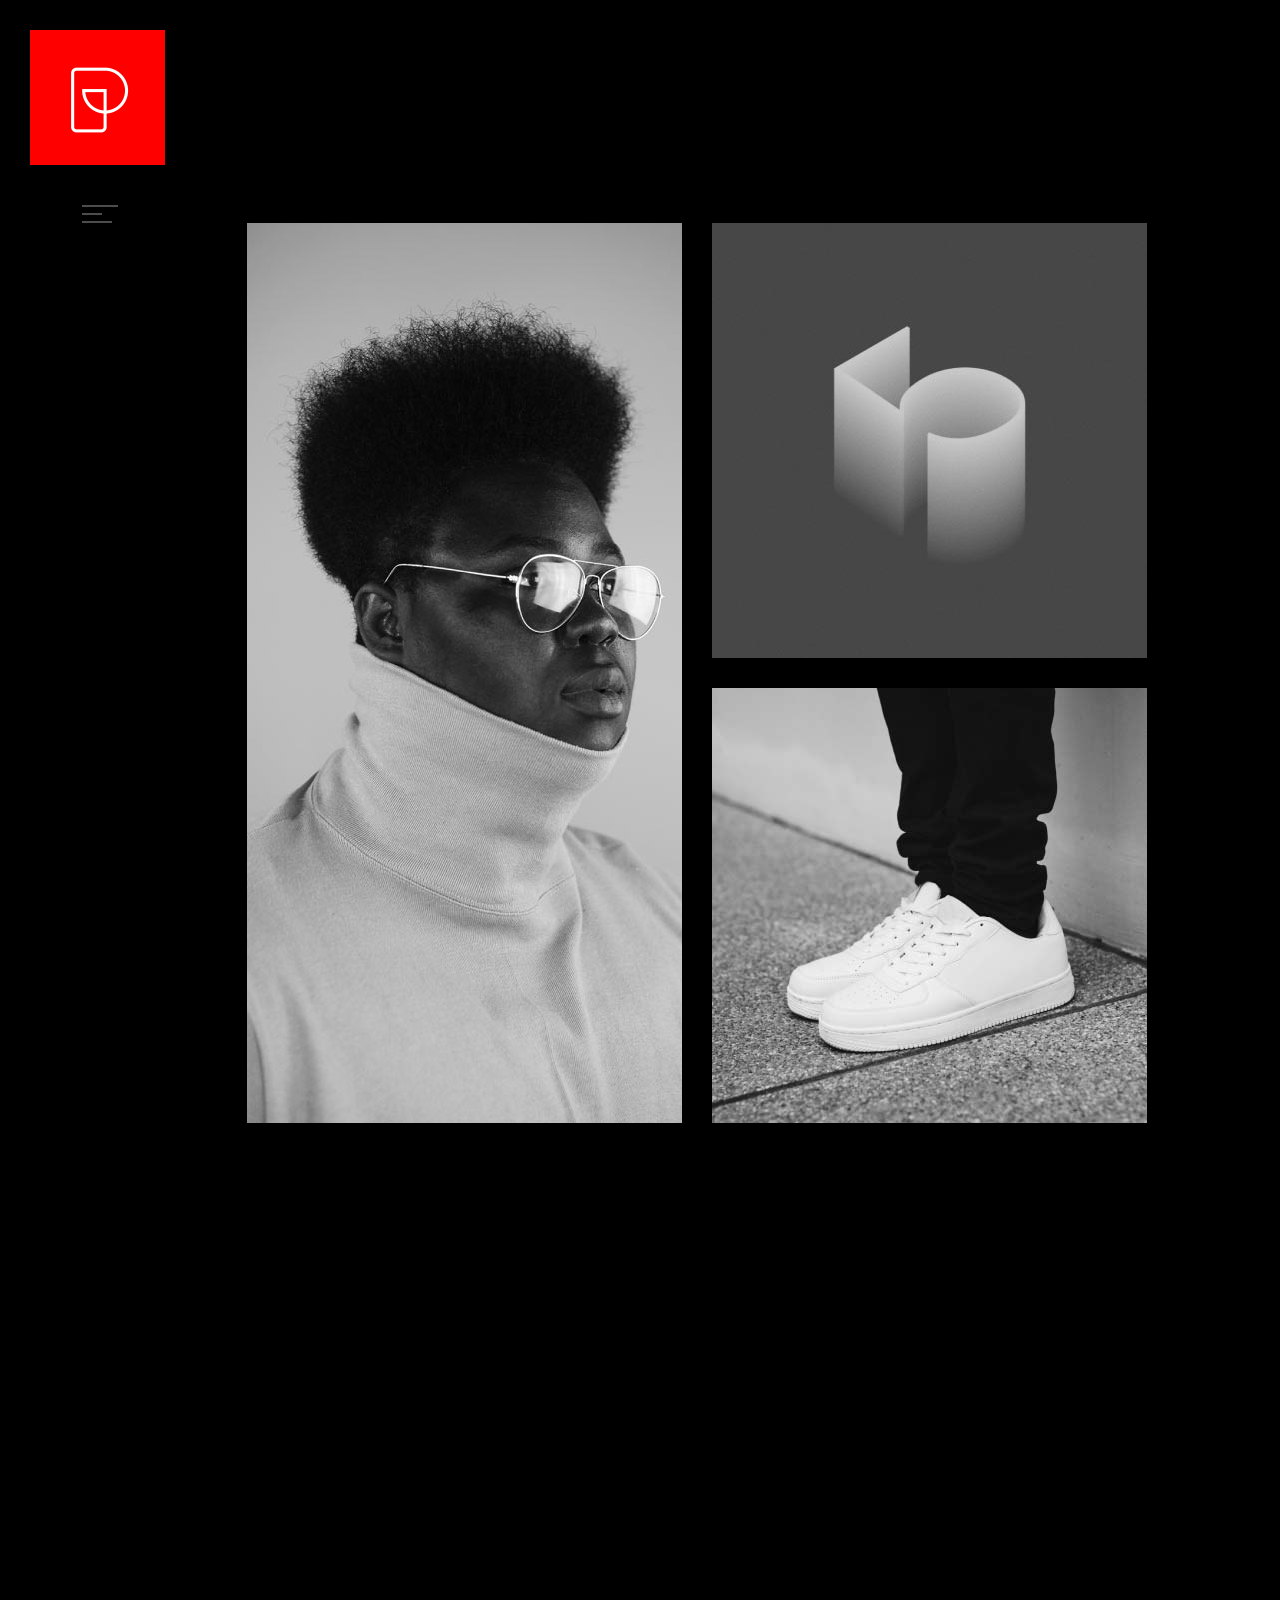
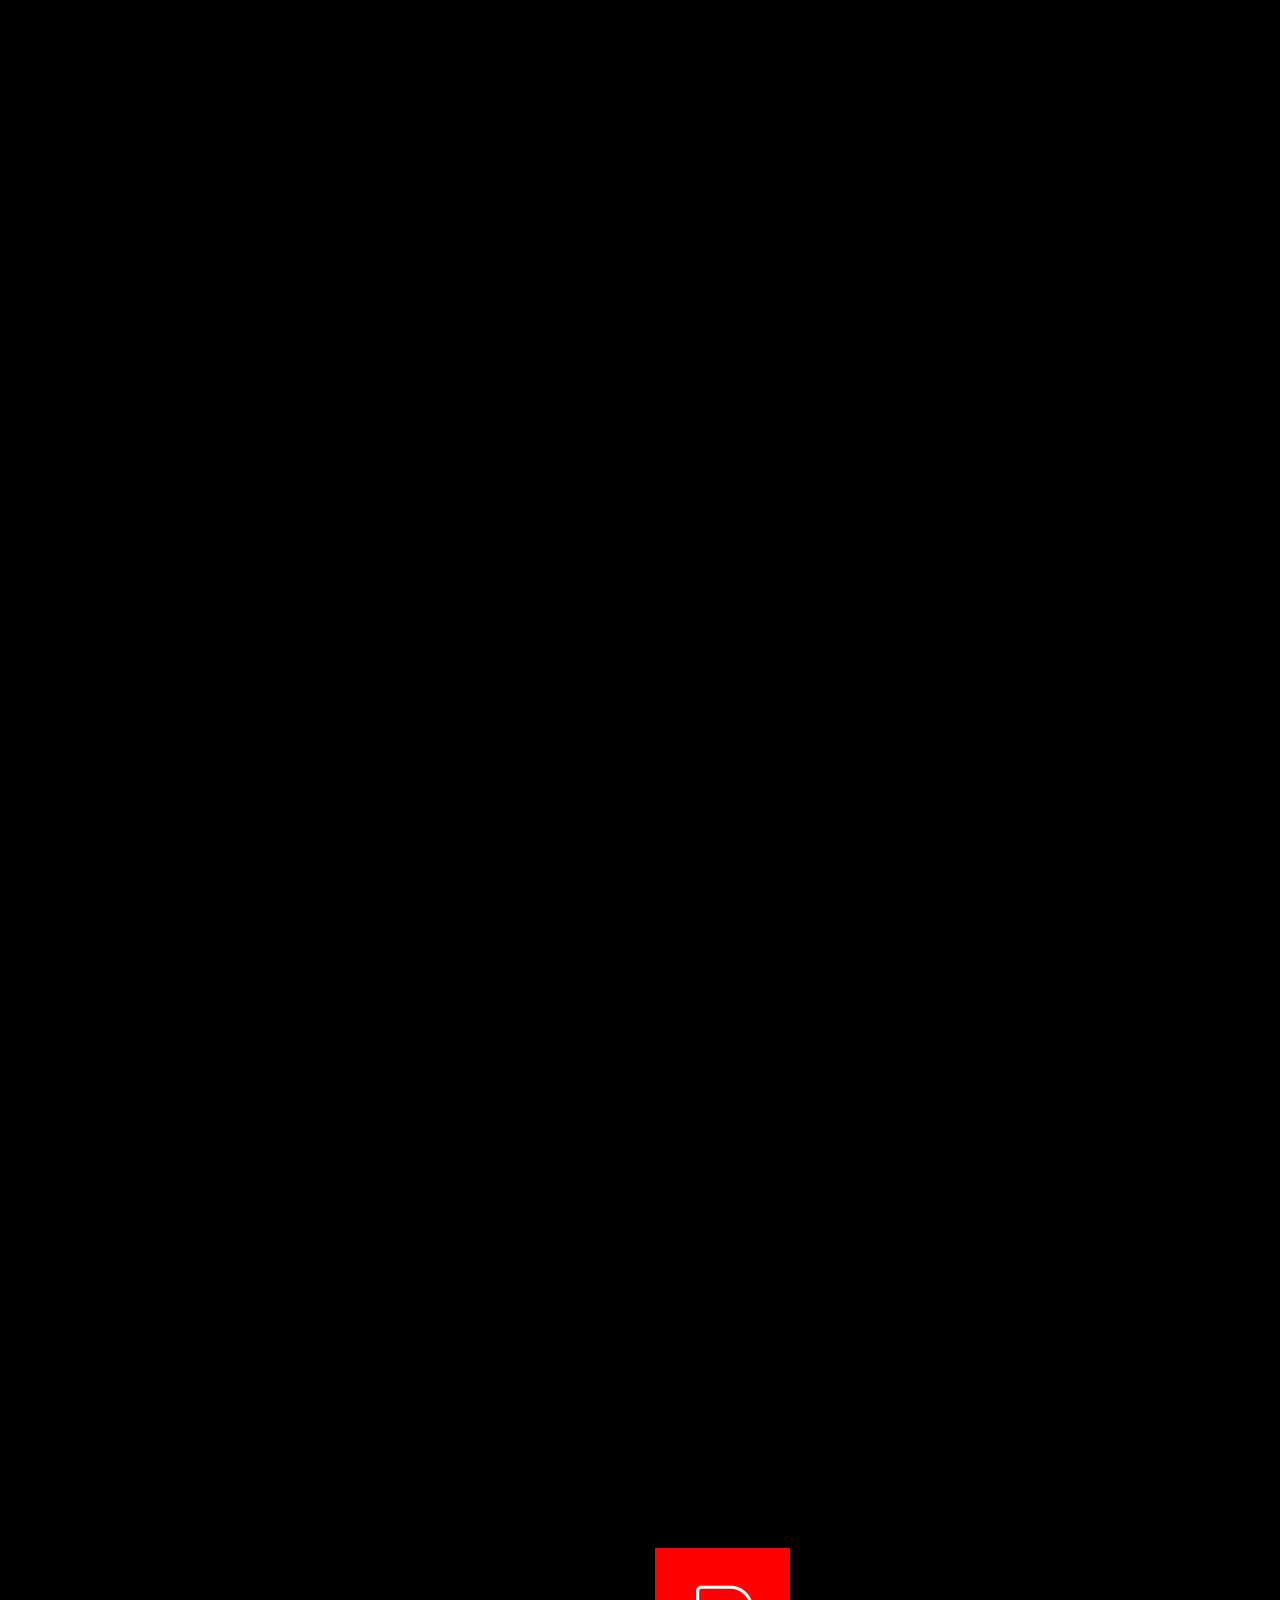
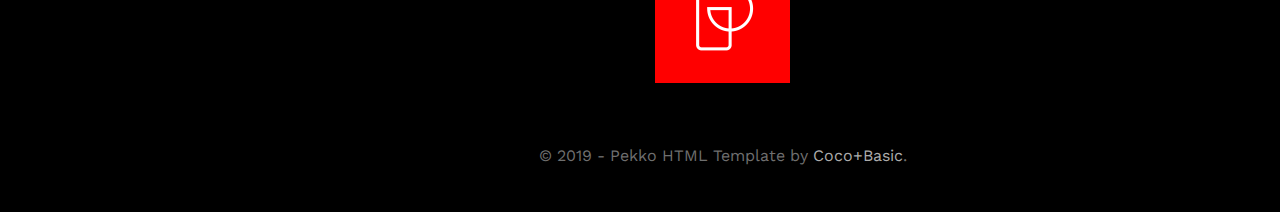
<file: pekko-html/index.html>
<!DOCTYPE HTML>
<html lang="en-US">
    <head>
        <title>Pekko -  Minimal Black HTML Template</title>
        <meta http-equiv="Content-Type" content="text/html; charset=UTF-8">
        <meta name="description" content="Template by CocoBasic" />
        <meta name="keywords" content="HTML, CSS, JavaScript, PHP" />
        <meta name="author" content="CocoBasic" />
        <meta name="viewport" content="width=device-width, initial-scale=1, maximum-scale=1">

        <link rel="shortcut icon" href="images/favicon.ico" />    
        <link href='https://fonts.googleapis.com/css?family=Work%20Sans:400,500,700%7CUnna:400,700' rel='stylesheet' type='text/css'>		
        <link rel="stylesheet" type="text/css"  href='style.css' />

        <!--[if lt IE 9]>
                <script src="js/html5shiv.js"></script>            
                <script src="js/respond.min.js"></script>                   
        <![endif]--> 

        <script async src="https://www.googletagmanager.com/gtag/js?id=UA-90924782-1"></script>
        <script>
            window.dataLayer = window.dataLayer || [];
            function gtag() {
                dataLayer.push(arguments);
            }
            gtag('js', new Date());
            gtag('config', 'UA-90924782-1', {'anonymize_ip': true});
        </script>        
    </head>

    <body class="page-background">

        <div class="site-wrapper">                  
            <div class="doc-loader"></div>  

            <div class="menu-holder-front">     
                <div class="header-logo">
                    <a href="index.html">
                        <img src="images/logo.png" alt="Pekko">
                    </a>               
                </div>

                <div class="toggle-holder">
                    <div id="toggle">
                        <div class="menu-line"></div>
                    </div>                
                </div>   
            </div> 

            <div class="menu-holder-back">               
                <div class="menu-wrapper-back">               
                    <nav id="header-main-menu">
                        <ul class="main-menu sm sm-clean">
                            <li>
                                <span class="menu-num">01</span>
                                <a href="index.html">Home</a>                                
                            </li>
                            <li>
                                <span class="menu-num">02</span>
                                <a href="about.html">About</a>
                            </li>                            
                            <li>
                                <span class="menu-num">03</span>
                                <a href="blog.html">Blog</a>
                            </li>
                            <li>
                                <span class="menu-num">04</span>
                                <a href="contact.html">Contact</a>
                            </li>
                        </ul>                        
                    </nav>       

                    <div class="menu-right-text">
                        <p class="menu-text-title">EMAIL</p>
                        <div class="menu-text">
                            <a href="../cdn-cgi/l/email-protection" class="__cf_email__" data-cfemail="761e131a1a19360f190304011314051f02135815191b">[email&#160;protected]</a>
                        </div>
                        <br>
                        <p class="menu-text-title">PHONE</p>
                        <div class="menu-text">
                            +988 345 783 174
                        </div>
                        <br>
                        <p class="menu-text-title">LOCATION</p>
                        <div class="menu-text">
                            2546 Some Street, <br>
                            US Based Left 5,<br>
                            United States, New York
                        </div>
                        <br>
                        <div class="social-holder ">
                            <a class="social-text" href="index.html#">TWITTER</a>
                            <a class="social-text" href="index.html#">FACEBOOK</a>
                            <a class="social-text" href="index.html#">INSTAGRAM</a>
                        </div>
                    </div>
                </div>
            </div>                      

            <!-- Page Content Holder -->
            <div id="content" class="site-content">
                <div class="content-holder center-relative content-1170">
                    <div id="portfolio-wrapper">
                        <ul class="grid" id="portfolio-grid">                            
                            <li class="grid-sizer"></li>

                            <li class="grid-item p_one_hlaf animate">
                                <a class="item-link" href="single-portfolio.html">
                                    <img src="images/home_01.jpg" alt="" />
                                    <div class="portfolio-text-holder">
                                        <p class="portfolio-title">PHOTOGRAPHY</p>
                                    </div>
                                </a>
                            </li>

                            <li class="grid-item p_one_hlaf animate">
                                <a class="item-link" href="images/home_02B.jpg" data-rel="prettyPhoto[portfolio]">
                                    <img src="images/home_02.jpg" alt="" />
                                    <div class="portfolio-text-holder">
                                        <p class="portfolio-title">MOCKUP</p>
                                    </div>
                                </a>
                            </li>

                            <li class="grid-item p_one_hlaf animate">
                                <a class="item-link" href="https://vimeo.com/199192931" data-rel="prettyPhoto[portfolio]">
                                    <img src="images/home_03.jpg" alt="" />
                                    <div class="portfolio-text-holder">
                                        <p class="portfolio-title">SNEAKERS</p>
                                    </div>
                                </a>
                            </li>

                            <li class="grid-item p_one animate">
                                <a class="item-link" href="images/home_04.jpg" data-rel="prettyPhoto[portfolio]">
                                    <img src="images/home_04.jpg" alt="" />
                                    <div class="portfolio-text-holder">
                                        <p class="portfolio-title">ARCHITECTURE</p>
                                    </div>
                                </a>
                            </li>

                            <li class="grid-item p_one_hlaf animate">
                                <a class="item-link" href="single-portfolio.html">
                                    <img src="images/home_05.jpg" alt="" />
                                    <div class="portfolio-text-holder">
                                        <p class="portfolio-title">ART</p>
                                    </div>
                                </a>
                            </li>

                            <li class="grid-item p_one_hlaf animate">
                                <a class="item-link" href="images/home_06.jpg" data-rel="prettyPhoto[portfolio]">
                                    <img src="images/home_06.jpg" alt="" />
                                    <div class="portfolio-text-holder">
                                        <p class="portfolio-title">OFFICE</p>
                                    </div>
                                </a>
                            </li>

                            <li class="grid-item p_one_hlaf animate">
                                <a class="item-link" href="single-portfolio.html">
                                    <img src="images/home_07.jpg" alt="" />
                                    <div class="portfolio-text-holder">
                                        <p class="portfolio-title">MODEL</p>
                                    </div>
                                </a>
                            </li>

                            <li class="grid-item p_one_hlaf animate">
                                <a class="item-link" href="single-portfolio.html">
                                    <img src="images/home_08.jpg" alt="" />
                                    <div class="portfolio-text-holder">
                                        <p class="portfolio-title">MOCKUP</p>
                                    </div>
                                </a>
                            </li>

                        </ul>
                    </div>
                </div> 
            </div> 
            <!-- End Page Content Holder --> 

            <footer class="footer">
                <div class="footer-content center-relative">

                    <div class="footer-logo">
                        <img src="images/logo.png" alt="Pekko">
                    </div>        

                    <div class="copyright-holder">
                        © 2019 - Pekko HTML Template by <a href="https://cocobasic.com">Coco+Basic</a>.            
                    </div>
                </div>                
            </footer>

        </div>

        <!--Load JavaScript-->
        <script data-cfasync="false" src="../cdn-cgi/scripts/5c5dd728/cloudflare-static/email-decode.min.js"></script><script src="js/jquery.js"></script>			
        <script src='js/jquery.smartmenus.min.js'></script>                                 
        <script src='js/isotope.pkgd.js'></script>                                    
        <script src='js/jquery.prettyPhoto.js'></script>                                            
        <script src='js/swiper.min.js'></script>                        
        <script src='js/main.js'></script>
    </body>
</html>
</file>
<file: pekko-html/style.css>
/*------------------------------------------------------------------
[Table of contents]
1. 3rd Part CSS Libraries
2. Global CSS
3. Menu CSS
4. Home CSS
5. About CSS
6. Image Slider CSS
7. Blog Page CSS
8. Single Post CSS
9. Contact Page CSS
10. Footer CSS
11. Responsive CSS
-------------------------------------------------------------------*/


/* ===================================
    1. 3rd Part CSS Libraries
====================================== */

@import url("https://demo.cocobasic.com/pekko-html/css/clear.css");
@import url("https://demo.cocobasic.com/pekko-html/css/sm-clean.css");
@import url("https://demo.cocobasic.com/pekko-html/css/swiper.min.css");
@import url("https://demo.cocobasic.com/pekko-html/css/prettyPhoto.css");
@import url("https://demo.cocobasic.com/pekko-html/css/common.css");


/* ===================================
    2. Global CSS
====================================== */

body.wait-preloader {
    overflow: hidden;
}

body {
    font-family: 'Work Sans', sans-serif;
    font-size: 16px;
    line-height: 36px;
    font-weight: 400;
    color: #ffffff;
    background-color: #000;
    overflow-x: hidden;
}

body.page-background {
    background-image: url("https://demo.cocobasic.com/pekko-html/images/lines.png");
    background-repeat: no-repeat;    
    background-position: bottom right;
}

body a {
    text-decoration: none;
    color: #ffffff;
    transition: color .2s ease;
}

body a:hover {
    color: #acacac;
}

body p {
    margin-bottom: 16px;
}

body.open.done {
    width: 100%;
    position: absolute;
    overflow-y:scroll;
}

.site-wrapper {
    overflow: hidden;
}

.site-wrapper img {
    max-width: 100%;
    max-height: 100%;
    width: auto;
    height: auto;
    display: block;
}

.doc-loader {
    position: fixed;
    left: 0px;
    top: 0px;
    width: 100%;
    height: 100%;
    z-index: 99999;
    background-color: #000;
}

.doc-loader img {
    width: 100px;
    height: 100px;
    position: absolute;
    top: 50%;    
    left: 50%;
    transform: translate(-50%, -50%);
}

.header-logo img {
    max-width: none;
    max-height: none;
    width: 135px;
    height: 135px;
}

.site-content {
    position: relative;
    transition: transform 0.7s ease;
    width: calc(100% - 235px);
    margin-left: 165px;
    margin-top: 200px;
    padding: 0 35px;
}

.open .site-content {    
    transform: translateY(70px);    
}

h1.entry-title.page-title {
    font-family: 'Unna', serif;
    font-weight: 700;
    margin-bottom: 60px;
    font-size: 47px;
    line-height: 120%;
    padding: 0;
}

.animate {
    opacity: 0;
    transition: .5s ease-in;
    -ms-transform: translate(0px,70px);
    -webkit-transform: translate(0px,70px);
    transform: translate(0px,70px); 
}

.animate.show-it {
    opacity: 1;
    -ms-transform: translate(0px,0px); 
    -webkit-transform: translate(0px,0px);
    transform: translate(0px,0px);  
}

.content-1170 {
    width: 1170px;
    max-width: 95%;
}

.content-960 {
    width: 960px;
    max-width: 95%;
}

.medium-text {
    font-size: 22px;
    line-height: 40px;
    color: #666;
}

.info-code {
    margin-bottom: 30px;
}

.info-code-title {
    font-size: 10px;
    letter-spacing: 5px;
    margin-bottom: 0;
    line-height: 100%;
    font-weight: 500;
    color: #666;
}

.info-code-content, 
.info-code-content a {
    font-size: 15px;
}

a.socail-text {
    margin-right: 15px;
    font-size: 13px;
    letter-spacing: 1px;
    font-weight: 700;
}

a.button {
    background-color: #000;
    padding: 8px 0px 8px 11px;
    display: inline-block;
    font-size: 11px;
    min-width: 170px;
    letter-spacing: 8px;
    transition: opacity .3s ease;
    text-align: center;
    border: 1px solid;
}

a.button:hover {
    opacity: 0.8; 
}

.page-featured-image {
    margin-bottom: 80px;
}


/* ===================================
    3. Menu CSS
====================================== */

.menu-holder-front {
    display: inline-block;
    position: fixed;
    top: 30px;
    left: 30px;
    z-index: 999;
}

.header-logo {
    transition: .7s;
}

.open .header-logo {
    opacity: 0;
    pointer-events: none;
    cursor: default;
    text-decoration: none;
}

.header-logo a {
    display: inline-block
}

.toggle-holder {
    position: relative;
    width: 70px;
    height: 70px;
    margin-left: 35px;
}

.open .toggle-holder {
    position: fixed;    
}

.toggle-holder:after {
    content: "";
    width: 100%;
    height: 0;
    position: absolute;
    left: 0;
    bottom: 0;
    background-color: red;
    z-index: -1;
    transition: .3s;
}

.open .toggle-holder:after {    
    height: 100%;    
    transition-delay: .5s;
}

#toggle {
    height: 70px;
    position: relative;
}

#toggle:hover {
    cursor: pointer;
}

#toggle:before, 
#toggle:after {
    content: '';
    height: 2px;
    width: 0;
    background: #4d4d4d;
    left: 17px;
    position: absolute;
    transform-origin: 50% 50%;
    transition: transform .7s, width .3s, margin .3s;
    top: 35px;
}

#toggle:before {    
    transform: translate3d(0, -8px, 0px);    
}

#toggle.on:before {
    transform: rotate3d(0, 0, 1, 45deg) translate3d(0, 0, 0);
    background-color: #fff;
    margin-left: 5px;
    margin-top: -2px;
    width: 26px !important;
    height: 4px;
}

#toggle.on:after {
    transform: rotate3d(0, 0, 1, -45deg);
    background-color: #fff;
    margin-left: 5px !important;
    margin-top: -2px;
    width: 26px !important;
    height: 4px;
}

#toggle:after { 
    transform: translate3d(0, 8px, 0);
}

#toggle .menu-line {
    width: 0;
    height: 2px;
    background: #4d4d4d;
    left: 17px;
    position: absolute;
    transition: transform .7s, width .3s, margin .3s;
    top: 35px;
}

#toggle.all-loaded .menu-line {
    width: 20px;
}

#toggle.all-loaded:before {
    width: 36px;
}

#toggle.all-loaded:after {
    width: 30px;
}

#toggle:hover .menu-line {
    margin-left: 8px;
}

#toggle:hover:after {
    margin-left: 3px;
}

#toggle.on:hover:after {
    margin-left: 0;
}

#toggle.on .menu-line {
    opacity: 0;
}

#header-main-menu {
    width: 40%;
    display: inline-block;
    vertical-align: top;    
}

span.menu-num {
    position: absolute;
    top: 5px;
    color: #666;
    left: -25px;
}

.main-menu.sm-clean {
    background-color: transparent;
    display: inline-block;
    max-width: 90%;
}

.main-menu > li {
    margin-bottom: 15px;
}

.sm ul {
    padding-left: 0;
}

.sm-clean a {
    position: relative;
}

.sm-clean a, 
.sm-clean a:hover, 
.sm-clean a:focus, 
.sm-clean a:active {
    font-family: 'Unna', serif;
    color: #fff;
    padding: 5px 0;
    font-size: 42px;
    line-height: 110%;
    font-weight: 400;    
}

.sm-clean > li > a:after {
    content: '';
    display: block;
    width: 0;
    height: 15px;
    background-color: #333333;
    transition: width .3s;
    position: absolute;
    left: -5%;
    bottom: 8px;
    z-index: -1;
}

.sm-clean a.current:after, 
.sm-clean a:hover:after, 
.sm-clean ul a:hover:after {
    width: 110%;
}

.sm-clean a.current {
    color: #ff0000;    
}

.sm-clean a span.sub-arrow {
    color: #acacac;
    font-size: 45px !important;
    right: -45px;
    left: auto;
}

.sm-clean a span.sub-arrow:before {
    display: block;
    content: '\203A';
    transform: rotate(90deg);
}

.sm-clean a.highlighted span.sub-arrow:before {
    display: block;
    content: '\203A';
    transform: rotate(270deg) translateY(-3px);
    margin-left: -4px;
}

.sm-clean .sub-menu li a,
.sm-clean .children li a {
    color: #bbbbbb;
    text-transform: uppercase;
    font-size: 15px;
    line-height: 10px;
    padding: 10px 0;
    letter-spacing: 0.5px;
    font-weight: 400;
}

.sm-clean .sub-menu li a:hover, 
.sm-clean .sub-menu li a.current, 
.sm-clean .children li a:hover, 
.sm-clean .children li a.current {
    color: #fff;
}

.menu-holder-back {
    width: 100%;
    position: fixed;
    background-color: #000;    
    background-image: url("https://demo.cocobasic.com/pekko-html/images/lines.png");  
    background-repeat: no-repeat;
    background-position: bottom right;
    height: 100%;
    overflow-y: auto;
    overflow-x: hidden;
    z-index: 998;
    top: 0;
    left: 0;
    padding-top: 135px;
    visibility: hidden;
    opacity: 0;
    transition: visibility 0s linear 0.5s, opacity 0.7s ease;
}

.menu-holder-back.open {
    visibility: visible;
    opacity: 1;
    transition-delay: 0s;    

}

.menu-holder-back {
    padding-top: 0;
    height: 100%;
}

@media screen and (min-width: 768px) {

    .menu-holder-back > * {
        position: relative;
        top: 50%;
        transform: translateY(-50%);
    }

}

.menu-wrapper-back {
    width: 1110px;
    max-width: 95%;
    margin: 70px auto 0;
    padding-left: 165px;
    opacity: 0;
    transition: opacity 0.7s ease, margin-top 0.7s ease;
}

.open .menu-wrapper-back {
    opacity: 1;
    margin-top: 0;
    transition-delay: 0.3s;
}

.menu-text {    
    font-size: 16px;
    line-height: 170%;    
}

.menu-right-text .menu-text a:hover {
    color: #acacac;
}

p.menu-text-title {
    font-size: 10px;
    line-height: 110%;
    letter-spacing: 1px;
    padding-bottom: 6px;
    margin-bottom: 0;
}

.menu-right-text {
    display: inline-block;
    width: 45%;
    vertical-align: top;
}

a.social-text {    
    margin-right: 35px;
    font-size: 10px;
    letter-spacing: 1px;
}

.social-holder a:last-of-type {
    margin-right: 0;
}


/* ===================================
    4. Home CSS
====================================== */

#portfolio-wrapper {
    width: 100%;
    max-width: 930px;
    margin: 0 auto;
    position: relative;
}

#portfolio-grid {
    transition: all .5s ease;
    opacity: 1;
    transform: translateY(0px);
    padding: 0;
    list-style: none;    
}

.grid {    
    width: 100%;
    margin: 0 auto;    
    overflow: hidden;
    position: relative;
    max-width: 100%;
}

.grid-sizer {
    width: 50%;
}

.grid-item {
    float: left;
    font-size: 0;
    line-height: 0;
    width: 100%;
    overflow: hidden;
    width: calc(50% - 30px);
    border: 15px solid transparent;
}

.grid-item.p_one_half {
    width: 50%;
}

.grid-item.p_one {
    width: calc(100% - 30px);
}

.grid-item img {
    width: 100% !important;
    height: auto;
    display: block;    
}

.grid-item .entry-holder {
    text-align: center;
    background-color: #fff;
    padding: 50px 20px;
}

.grid-item a.item-link:after {
    content: "";
    display: block;
    position: absolute;
    width: 100%;
    height: 100%;
    background-color: rgba(0, 0, 0, 0.75);
    left: 0;
    top: 0;
    opacity: 0;
    transition: opacity .3s ease;
}

.portfolio-text-holder {
    color: white;
    position: absolute;
    top: 50%;
    left: 50%;
    display: inline-block;
    z-index: 1;
    opacity: 0;
    transform: translate(-50%, -50%);
    transition: all .3s ease;
    text-align: center;
}

.portfolio-title {
    font-size: 14px;
    line-height: 120%;
    font-weight: 500;
    letter-spacing: 3px;
    margin-bottom: 0;    
    border: 1px solid;
    padding: 12px 25px;
}

.grid-item a.item-link:hover:after, 
.grid-item a.item-link:hover .portfolio-text-holder {
    opacity: 1;
}


/* ===================================
    5. About CSS
====================================== */

ul.timeline-holder {
    margin: 0;
    padding: 0 0 0 40px;
}

li.timeline-event {
    margin: 0 0 42px 60px;
    position: relative;
    padding-top: 5px;
    padding-left: 10px;
    list-style: none;
    color: #808080;
    transition: .3s;
}

li.timeline-event:hover {
    color: #fff;
}

li.timeline-event:before {
    content: "";
    width: 2px;
    height: calc(100% - 20px);
    position: absolute;
    background-color: #333;
    left: -30px;
    top: 51px;
}

li.timeline-event:last-child:before {
    display: none;
}

li.timeline-event:last-child {
    margin-bottom: 0;
}

li.timeline-event:hover span.timeline-circle:before {
    background-color: #333;
}

span.timeline-circle {
    position: absolute;
    top: 0;
    left: -30px;
}

span.timeline-circle:before {
    content: "";
    display: block;
    width: 30px;
    height: 30px;
    border-radius: 90%;
    border: 2px solid #333;
    position: absolute;
    left: -16px;
    top: 3px;
    z-index: 1;
    transition: .3s;
}

.timeline-event-date {
    position: absolute;
    left: -100px;
    top: 2px;
    color: #fff;
    transition: .3s;
}

li.timeline-event:hover .timeline-event-date {
    transform: translateX(-10px);
}

.timeline-event-content {
    line-height: 160%;
    text-align: left;
}


/* ===================================
    6. Image Slider CSS
====================================== */

.simple-image-slider-pagination.swiper-pagination {
    left: 50%;
    transform: translateX(-50%);    
    position: relative;
    margin-bottom: 50px;
    margin-top: 30px;
}

.simple-image-slider-pagination .swiper-pagination-bullet {
    width: 15px;
    height: 15px;
    opacity: 1;
    vertical-align: middle;
    margin: 0 5px;
    border: 3px solid white;
}

.simple-image-slider-pagination .swiper-pagination-bullet.swiper-pagination-bullet-active {
    border-color: #666;
    background-color: #666;
}


/* ===================================
    7. Blog Page CSS
====================================== */

.blog-holder > article {
    margin-bottom: 100px;
}

.blog-holder > article:last-of-type {
    margin-bottom: 0;
}

.blog-item-holder .entry-holder {
    width: 100%;
    position: relative;
    text-align: center;
}

.blog-item-holder img {    
    margin-bottom: -50px;
}

.blog-item-holder .entry-info {
    margin: 0;
    list-style: none;
    padding: 20px;
    display: inline-flex;
    width: 100%;
    max-width: 740px;
    justify-content: space-around;
    background-color: #fff;
    color: #000;
}

.blog-item-holder h2.entry-title {
    font-family: 'Unna', serif;
    font-weight: 700;
    font-size: 47px;
    line-height: 120%;
    padding: 0;
    word-break: break-word;
    margin: 0 auto -95px;
    max-width: 550px;
    position: relative;
}

.entry-info li {
    font-size: 15px;
    line-height: 100%;
}

.entry-info li .entry-info-text {
    font-weight: 500;
    font-size: 10px;
    color: #666666;
    letter-spacing: 3px;
    margin-bottom: 7px;
}


/* ===================================
    8. Single Post CSS
====================================== */

.single-post .post-info-wrapper {
    font-size: 15px;
    width: 150px;
    margin-right: 100px;
    float: left;
    clear: left;
    min-width: 150px;
    min-height: 1px;
    margin-top: 9px;
}

.single-post .post-info-wrapper .entry-info,
.single-post .post-info-wrapper .entry-info a {
    position: relative;
    color: #808080;
}

.single-post .post-info-wrapper .entry-info a:hover {
    color: #fff;
}

.single-post .post-info-wrapper .entry-info > div {
    margin-bottom: 20px;
}

.single-post .post-info-wrapper .entry-info > div:last-of-type {
    margin-bottom: 0;
}

.single-post .post-info-wrapper .text-holder {
    font-size: 10px;
    color: #fff;
    letter-spacing: 3px;
    margin-bottom: 0;
    line-height: 15px;
    font-weight: 500;
}

.single-post h1.entry-title {
    font-family: "Unna", serif;
    font-weight: 700;
    font-size: 47px;
    line-height: 120%;
    -ms-word-wrap: break-word;
    word-wrap: break-word;
    padding: 0;
    margin: 0 auto 60px;
    width: 680px;
    max-width: 100%;
    text-align: center;
}

.single-post .entry-info div:last-of-type:after {
    display: none;
}

.single-post .entry-info ul {
    padding: 0;
    margin: 0;
    list-style: none;
}

.single-post .entry-info ul li {
    display: inline-block;
}

.single-post .entry-info .cat-links li:after {
    content: ",";
    padding-right: 5px;
}

.single-post .entry-info .cat-links ul li:last-child:after {
    display: none;
}

.img-caption {
    display: table;
    padding: 12px 60px;
    margin: 0 auto;
    text-align: center;
    background-color: #808080;
    margin-top: -30px;
    position: relative;
    z-index: 1;
}

.single-post .entry-content {
    width: 680px;
    float: left;
    margin: 0 auto;
    max-width: 100%;
}

.tags-holder {
    margin: 30px 0;
    display: inline-block;
}

.tags-holder a  {
    color: #808080;
    border: 3px solid #808080;
    text-decoration: none;
    margin-right: 20px;
    margin-top: 10px;
    margin-bottom: 10px;
    display: inline-block;
    padding: 5px 17px 5px 20px;
    font-size: 10px;
    text-transform: uppercase;
    background-color: transparent;
    border-radius: 50px;
    transition: all .3s ease;
    letter-spacing: 3px;
    font-weight: 700;
}

.tags-holder a:last-of-type {
    margin-right: 0;
}

.tags-holder a:hover {   
    color: #fff;
    border-color: #fff;
}


/* ===================================
    9. Contact Page CSS
====================================== */

.my-info span {
    color: #808080;
}

.contact-form input[type=text], 
.contact-form input[type=email], 
.contact-form textarea {
    border: 0;
    border-bottom: 2px solid #333333;
    padding-top: 13px;
    padding-bottom: 13px;
    margin: 10px 0;
    height: 28px;
    font-size: 14px;
    font-family: 'Work Sans', sans-serif;
    width: 100%;
    line-height: 25px;
    background-color: transparent;
    color: #808080;
}

.contact-form input[name="your-name"] {
    margin-top: 0;
    padding-top: 0;
}

.contact-form textarea {
    height: 150px;
}

.contact-form input[type=submit] {
    display: inline-block;
    border: 2px solid;
    text-align: center;
    padding: 20px 0px;
    font-size: 14px;
    cursor: pointer;
    margin-bottom: 25px;
    vertical-align: middle;
    text-decoration: none;
    background-color: #1a1a1a;
    color: #808080;
    font-family: 'Work Sans', sans-serif;
    font-weight: 700;
    width: 100%;
    letter-spacing: 8px;
    transition: opacity .3s ease;
    cursor: pointer;
}

.contact-form input[type=submit]:hover {
    opacity: 0.8;
}

.contact-form input[type=text]::-webkit-input-placeholder, 
.contact-form input[type=email]::-webkit-input-placeholder, 
.contact-form textarea::-webkit-input-placeholder {
    font-family: 'Work Sans', sans-serif;
    color: #808080;
    font-weight: 400;
    font-size: 14px;
    line-height: 25px;    
    opacity: 1;  
}

.contact-form input[type=text]:-ms-input-placeholder, 
.contact-form input[type=email]:-ms-input-placeholder, 
.contact-form textarea:-ms-input-placeholder {
    font-family: 'Work Sans', sans-serif;
    color: #808080;
    font-weight: 400;
    font-size: 14px;
    line-height: 25px;    
    opacity: 1;  
}

.contact-form input[type=text]::placeholder, 
.contact-form input[type=email]::placeholder, 
.contact-form textarea::placeholder {
    font-family: 'Work Sans', sans-serif;
    color: #808080;
    font-weight: 400;
    font-size: 14px;
    line-height: 25px;
    opacity: 1;    
}


/* ===================================
    10. Footer CSS
====================================== */

footer {
    width: calc(100% - 165px);
    margin-left: 165px;
}

.footer-content {
    color: #6f6f6f;
    margin-top: 150px;
}

.footer-content a {
    color: #acacac;
}

.footer-content a:hover {
    color: #fff;
}

.footer-logo img {
    width: 135px;
    height: 135px;
    margin: 0 auto 55px;
    display: block;
}

.copyright-holder {
    text-align: center;
    margin-bottom: 30px;
}


/* ===================================
    11. Responsive CSS
====================================== */

@media screen and (max-width: 1366px) {

    .menu-wrapper-back {
        padding-left: 25%;
    }

}

@media screen and (max-width: 1360px) {

    .blog-item-holder .entry-info {
        max-width: 85%;
    }      

    .single-post .post-info-wrapper {
        float: none;
        width: 100%;
        text-align: center;
        margin-bottom: 50px;
    }    

    .single-post .post-info-wrapper .entry-info {
        position: relative !important;
        top: 0 !important;
    }

    .single-post .post-info-wrapper .entry-info > div {
        display: inline-block;
        margin: 0 20px;
    }

    .single-post .entry-content {
        float: none;
    }

}

@media screen and (max-width: 1020px) {   

    .site-content,
    footer {        
        padding: 0;
        width: 100%;
        margin-left: auto;
    }

    .site-content {
        margin-top: 80px;
    }

    .header-logo img,
    .footer-logo img {
        width: 70px;
        height: auto;
    }    

    #toggle {
        padding: 0;
    }

    .menu-holder-front {
        display: block;
        position: relative;
        width: calc(100% - 30px);
        left: 15px;
    }

    .toggle-holder {
        right: 15px;
        top: 0;
        position: absolute;
        margin-left: 0;
    }

    .open .toggle-holder {
        top: 30px;
        right: 30px;
    }

    .menu-wrapper-back {
        padding-top: 100px;
        padding-left: 10%;
    }    

    .blog-item-holder .entry-holder {
        opacity: 1;
        padding: 25px 0;
    }

    .blog-item-holder .entry-holder {
        display: block;
    }

    .one_half, 
    .one_third, 
    .one_fourth, 
    .two_third, 
    .three_fourth {
        width: 100% !important;
        float: none;
        margin-right: 0;
        margin-left: 0;
    }

    .contact-form {
        margin-top: 50px;
    }

    .footer-content {
        margin-top: 75px;
    }

}


@media screen and (max-width: 767px) {

    .menu-wrapper-back {
        padding-left: 0;
    }    

    body.page-background,
    .menu-holder-back {
        background-image: none;
    }

    #header-main-menu {
        width: 90% !important;
        display: block;
        margin-left: 70px;
    }   

    .menu-left-part {
        padding-top: 100px;
        height: calc(100% - 100px);
        padding-left: 45px;
        width: calc(100% - 45px);
    }

    .menu-left-part > * {
        position: relative;
        top: 0;
        transform: none;
    }

    .menu-right-text {
        display: block;
        width: 75%;
        margin-left: 50px;
        margin-top: 40px;
        margin-bottom: 40px;
    }

    .grid-item, 
    .grid-sizer {
        width: 100% !important;
        float: none;
        border: 0;
        margin-bottom: 20px;
    }      

    .blog-item-holder h2.entry-title {
        max-width: 100%;
        margin-bottom: 30px;
    }

    .blog-item-holder .entry-info {
        display: none;
    }

    .single-post h1.entry-title, 
    .blog-item-holder h2.entry-title, 
    h1.entry-title.page-title {
        font-size: 34px;
        margin-bottom: 35px;
    }   

    .page-featured-image {
        margin-bottom: 40px;
    }

    .img-caption {
        font-size: 12px;
        line-height: 130%;
        margin-top: 0;
    }

}

@media screen and (max-width: 650px) {

    .single-content-wrapper {
        margin-top: 40px;
    }

    .single-post h1.entry-title, 
    .blog-item-holder h2.entry-title, 
    h1.entry-title.page-title {
        font-size: 27px;        
    }  

    .simple-image-slider-pagination.swiper-pagination {
        margin-bottom: 15px;
    }    

    .single-post .post-info-wrapper .entry-info > div {
        display: block;
        line-height: 130%;
        margin: 20px 0;
    }

}
</file>
